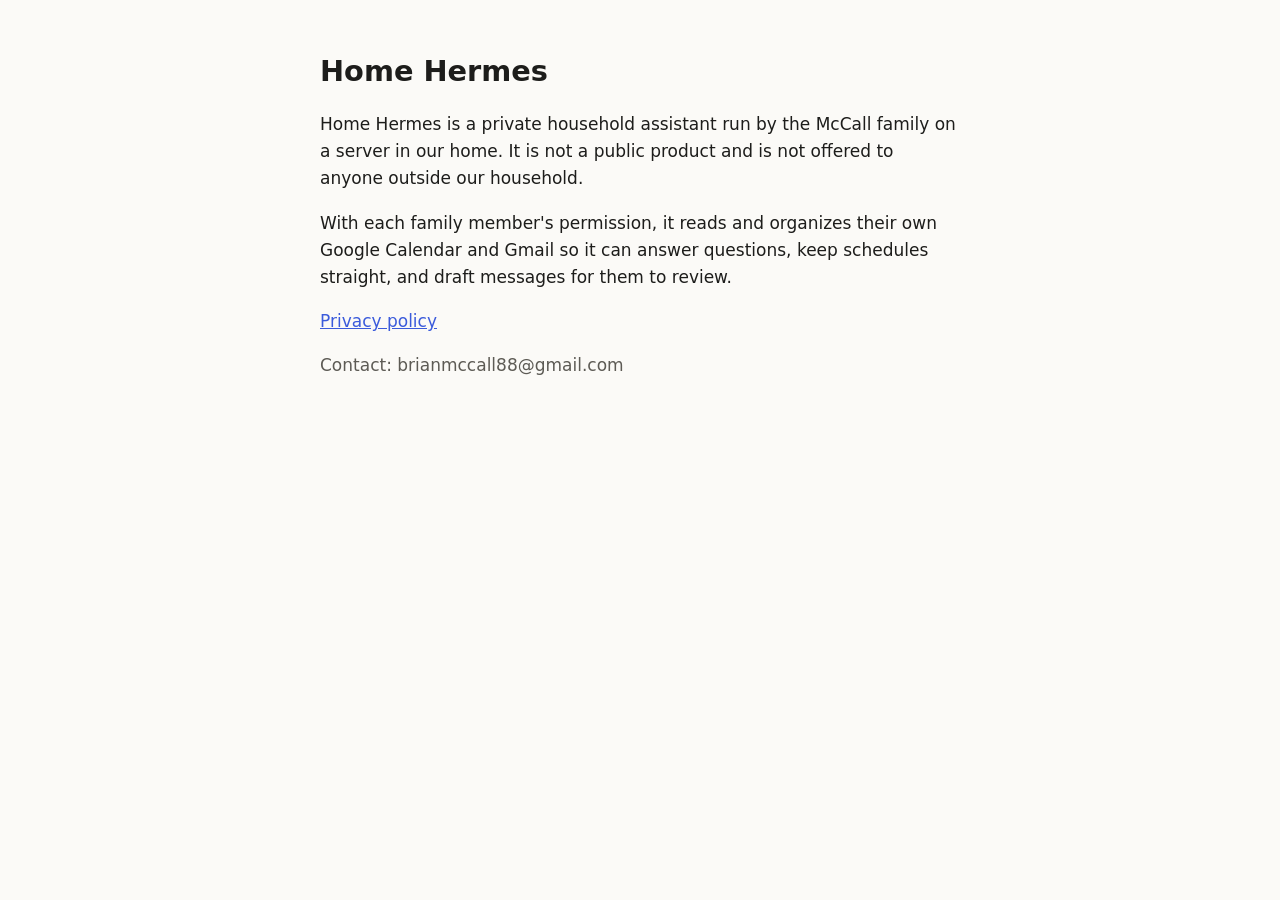
<file: index.html>
<!doctype html>
<html lang="en">
<head>
<meta charset="utf-8"><meta name="viewport" content="width=device-width,initial-scale=1">
<title>Home Hermes</title><link rel="stylesheet" href="style.css">
</head>
<body><main>
<h1>Home Hermes</h1>
<p>Home Hermes is a private household assistant run by the McCall family on a server in our home. It is not a public product and is not offered to anyone outside our household.</p>
<p>With each family member's permission, it reads and organizes their own Google Calendar and Gmail so it can answer questions, keep schedules straight, and draft messages for them to review.</p>
<p><a href="privacy.html">Privacy policy</a></p>
<p class="muted">Contact: brianmccall88@gmail.com</p>
</main></body>
</html>
</file>
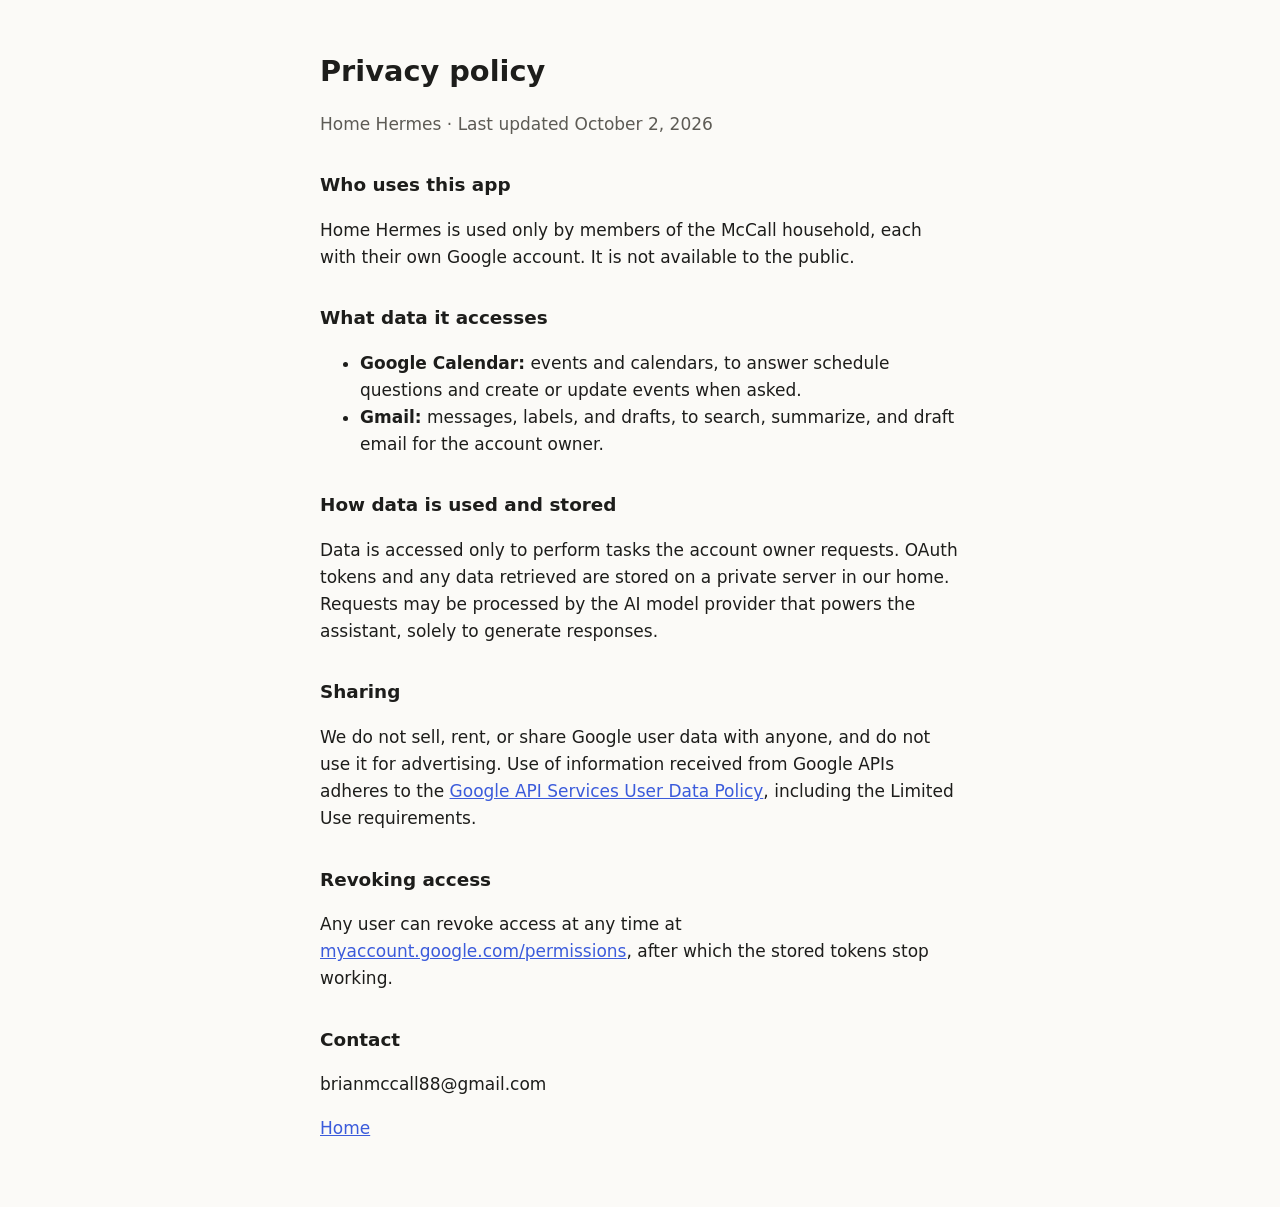
<file: privacy.html>
<!doctype html>
<html lang="en">
<head>
<meta charset="utf-8"><meta name="viewport" content="width=device-width,initial-scale=1">
<title>Home Hermes Privacy</title><link rel="stylesheet" href="style.css">
</head>
<body><main>
<h1>Privacy policy</h1>
<p class="muted">Home Hermes · Last updated October 2, 2026</p>

<h2>Who uses this app</h2>
<p>Home Hermes is used only by members of the McCall household, each with their own Google account. It is not available to the public.</p>

<h2>What data it accesses</h2>
<ul>
<li><strong>Google Calendar:</strong> events and calendars, to answer schedule questions and create or update events when asked.</li>
<li><strong>Gmail:</strong> messages, labels, and drafts, to search, summarize, and draft email for the account owner.</li>
</ul>

<h2>How data is used and stored</h2>
<p>Data is accessed only to perform tasks the account owner requests. OAuth tokens and any data retrieved are stored on a private server in our home. Requests may be processed by the AI model provider that powers the assistant, solely to generate responses.</p>

<h2>Sharing</h2>
<p>We do not sell, rent, or share Google user data with anyone, and do not use it for advertising. Use of information received from Google APIs adheres to the <a href="https://developers.google.com/terms/api-services-user-data-policy">Google API Services User Data Policy</a>, including the Limited Use requirements.</p>

<h2>Revoking access</h2>
<p>Any user can revoke access at any time at <a href="https://myaccount.google.com/permissions">myaccount.google.com/permissions</a>, after which the stored tokens stop working.</p>

<h2>Contact</h2>
<p>brianmccall88@gmail.com</p>
<p><a href="./">Home</a></p>
</main></body>
</html>
</file>
<file: style.css>
:root{--bg:#fbfaf7;--fg:#1d1d1b;--muted:#5d5b55;--accent:#3b5bdb}
@media (prefers-color-scheme:dark){:root{--bg:#171715;--fg:#ecebe6;--muted:#a3a19a;--accent:#8ea4f0}}
body{margin:0;background:var(--bg);color:var(--fg);font:17px/1.6 system-ui,-apple-system,sans-serif}
main{max-width:640px;margin:0 auto;padding:48px 16px}
h1{font-size:1.8rem;margin:0 0 .5rem}h2{font-size:1.15rem;margin-top:2rem}
p,li{color:var(--fg)}.muted{color:var(--muted)}a{color:var(--accent)}
</file>
